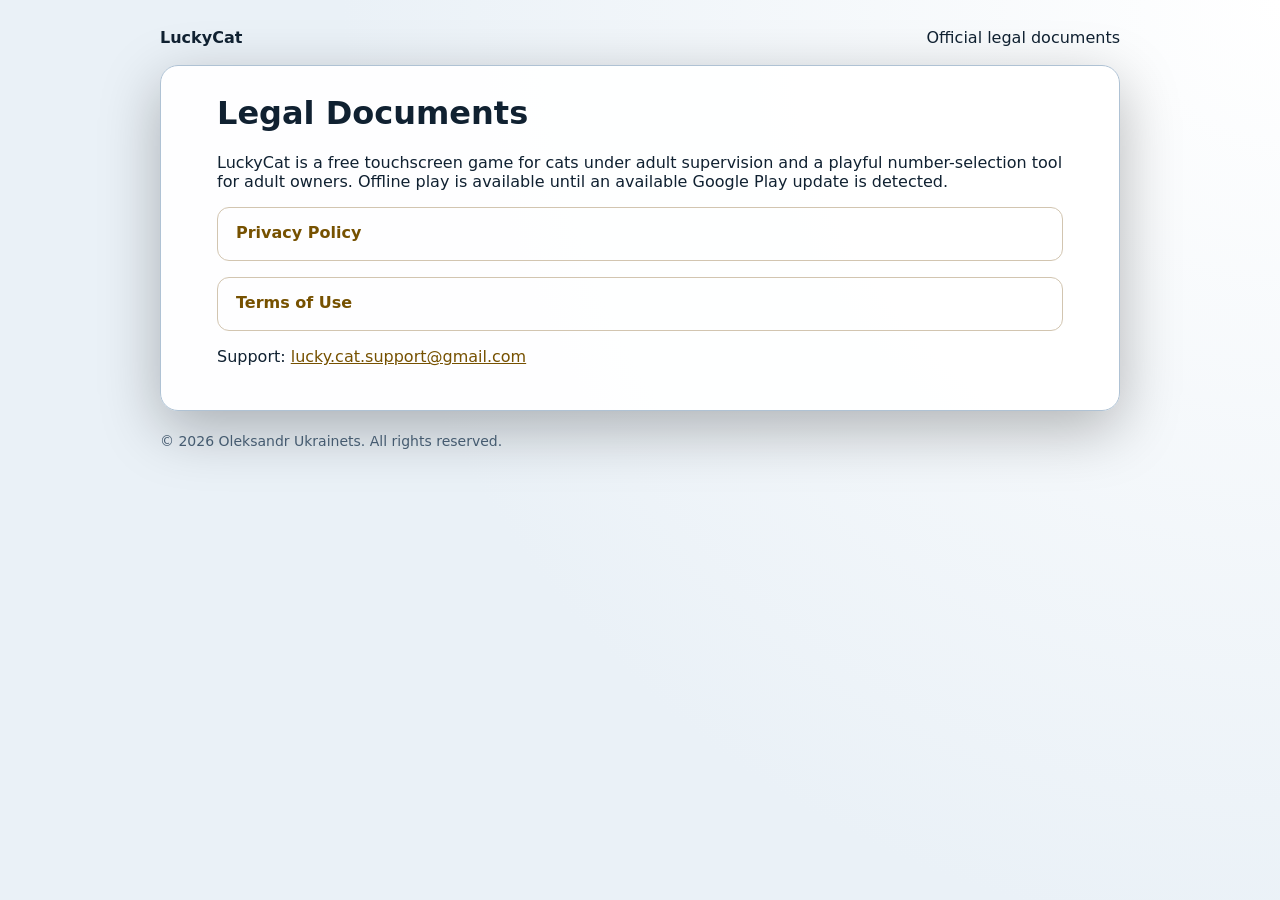
<file: index.html>
<!doctype html>
<html lang="en">
<head>
    <meta charset="utf-8">
    <meta name="viewport" content="width=device-width, initial-scale=1">
    <meta name="robots" content="index,follow">
    <title>LuckyCat Legal Documents</title>
    <link rel="stylesheet" href="assets/legal.css">
</head>
<body>
    <header class="site-header">
        <strong>LuckyCat</strong>
        <span>Official legal documents</span>
    </header>
    <main class="landing">
        <h1>Legal Documents</h1>
        <p>LuckyCat is a free touchscreen game for cats under adult supervision and a playful number-selection tool for adult owners. Offline play is available until an available Google Play update is detected.</p>
        <ul class="document-list">
            <li><a href="privacy-policy/">Privacy Policy</a></li>
            <li><a href="terms-of-use/">Terms of Use</a></li>
        </ul>
        <p>Support: <a href="mailto:lucky.cat.support@gmail.com">lucky.cat.support@gmail.com</a></p>
    </main>
    <footer class="site-footer">© 2026 Oleksandr Ukrainets. All rights reserved.</footer>
</body>
</html>
</file>
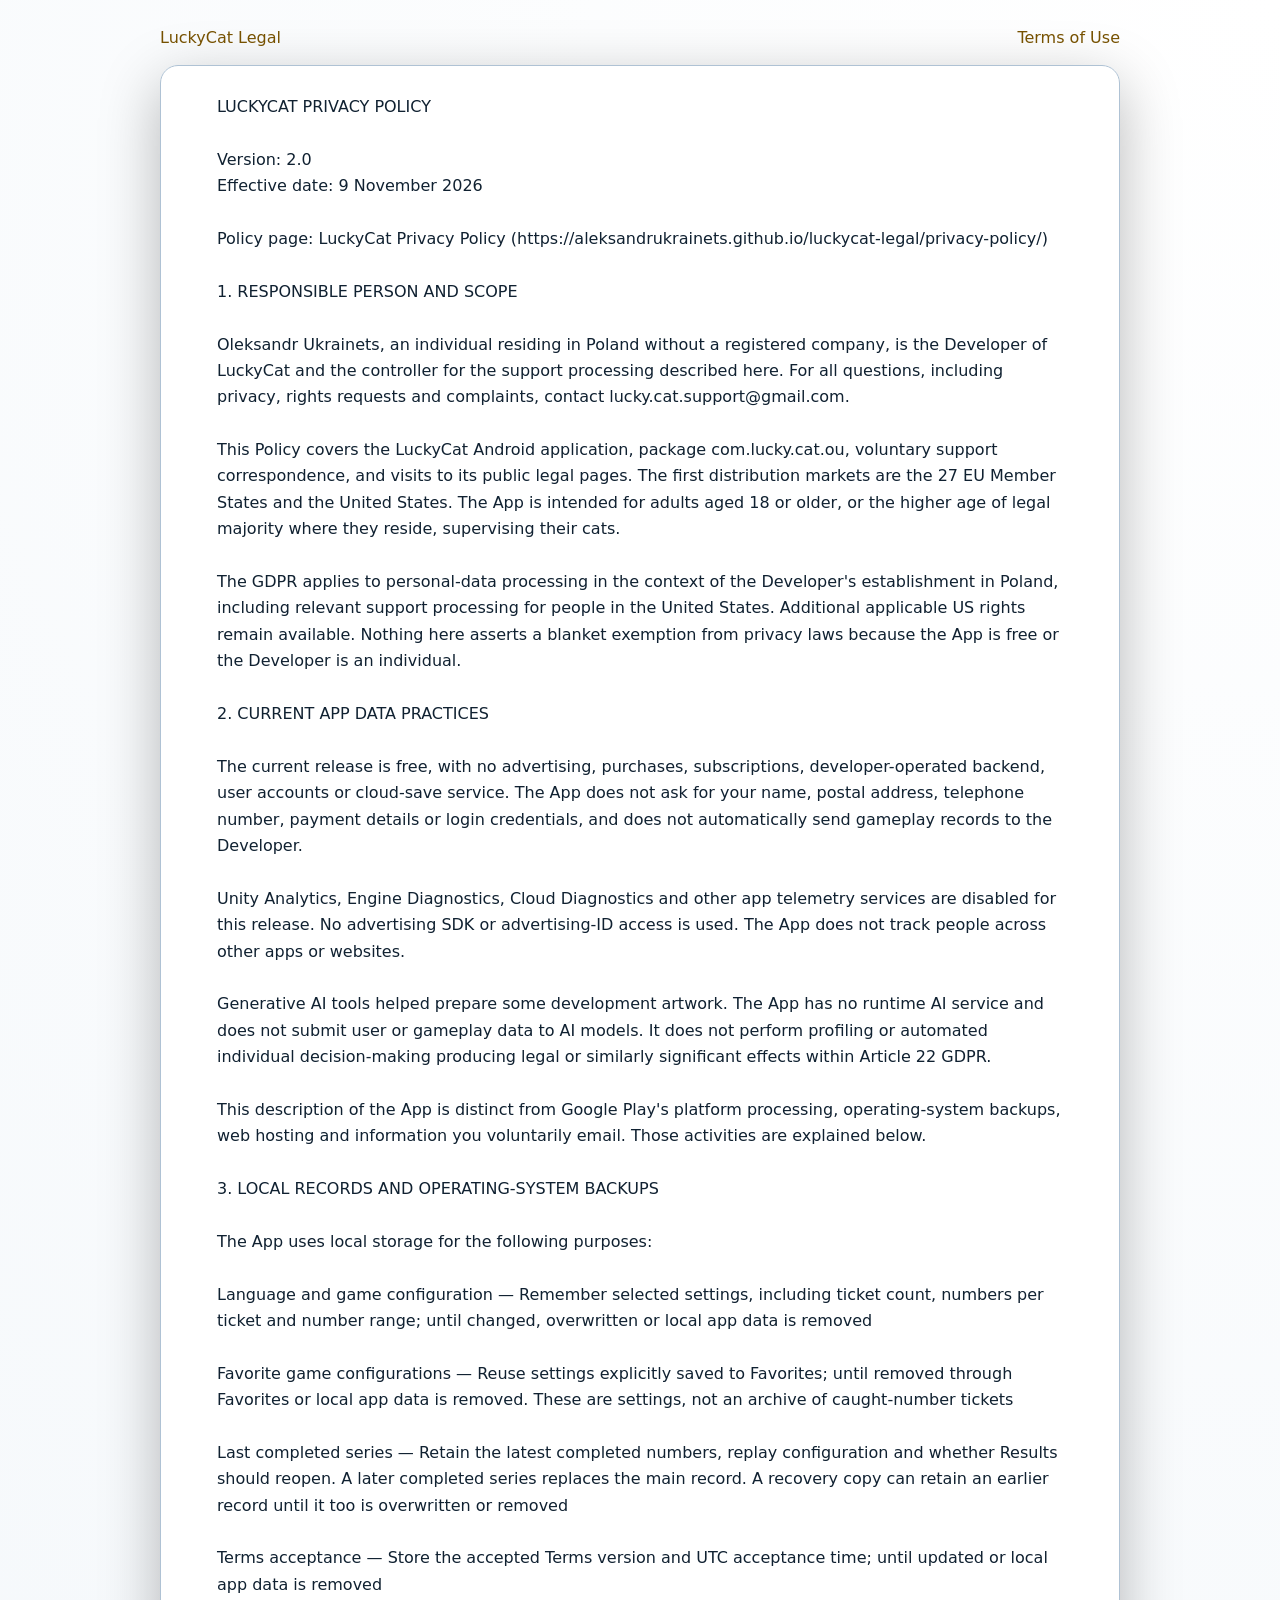
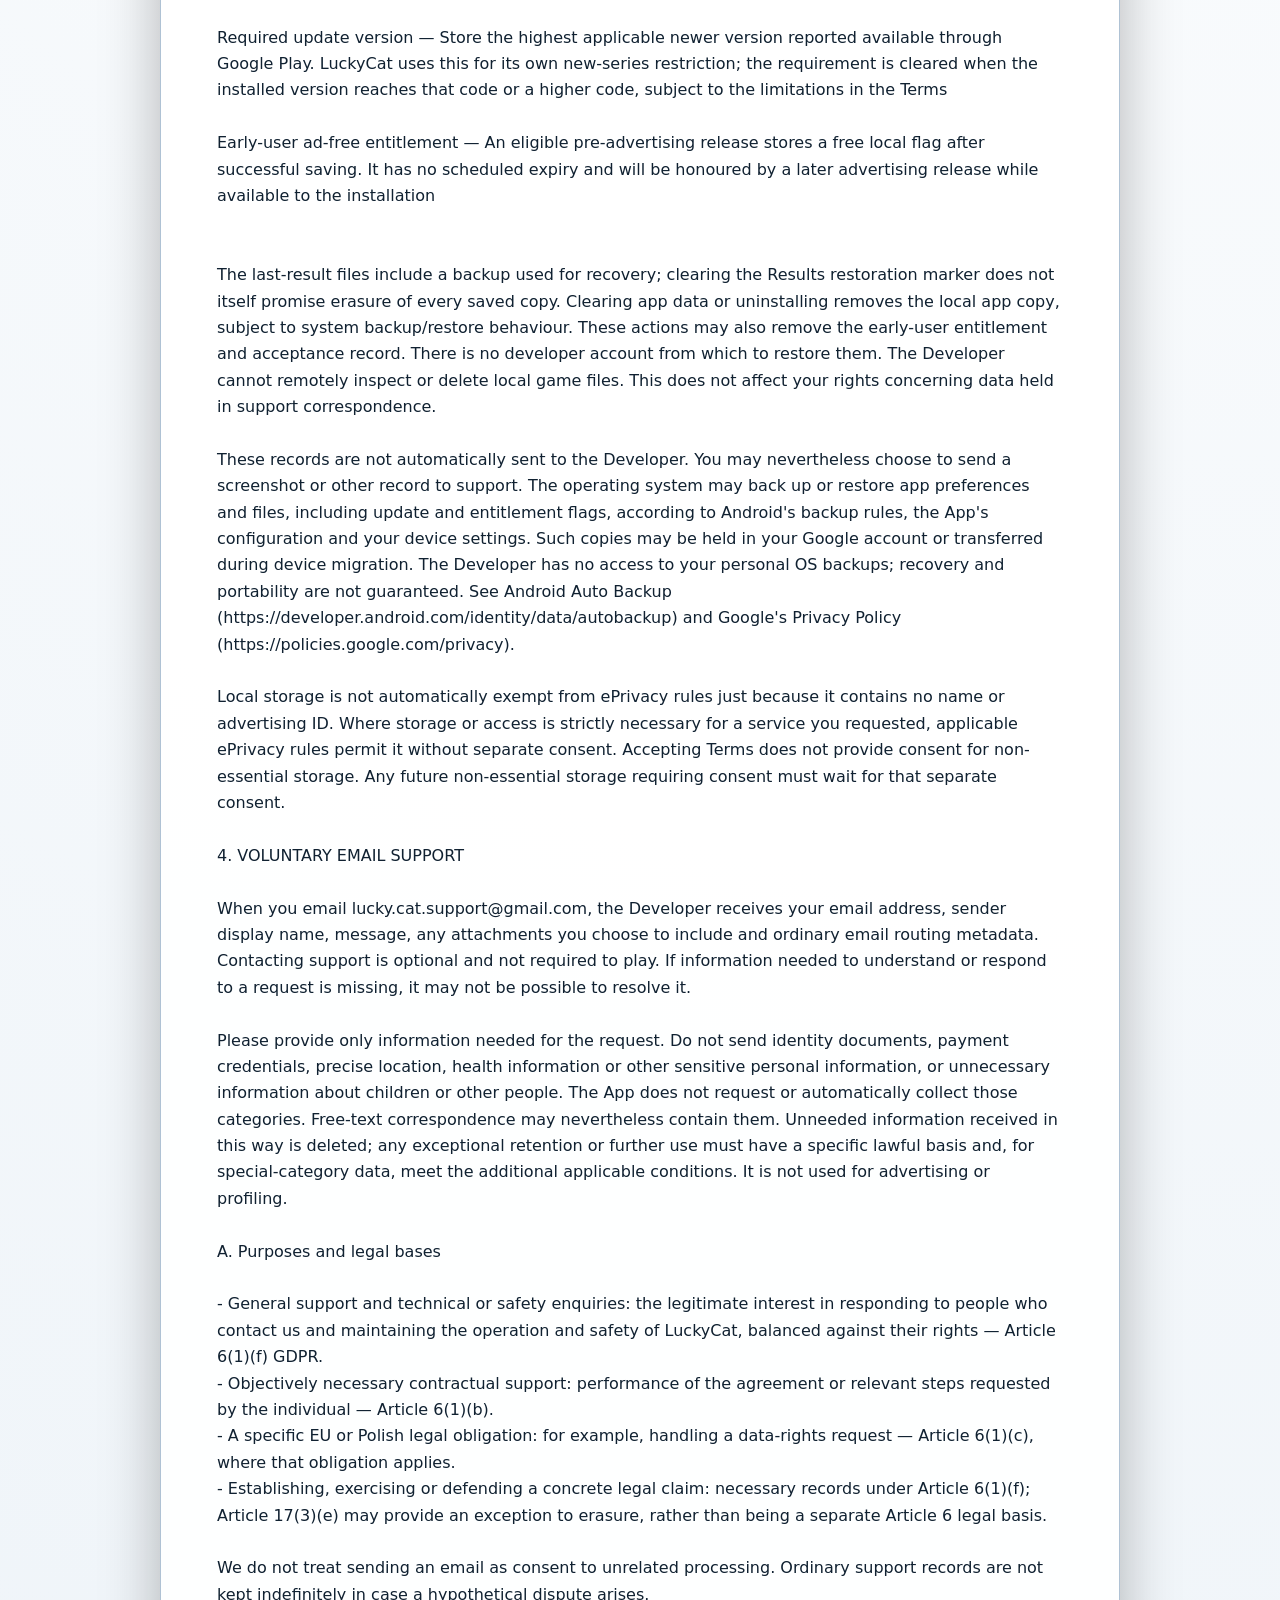
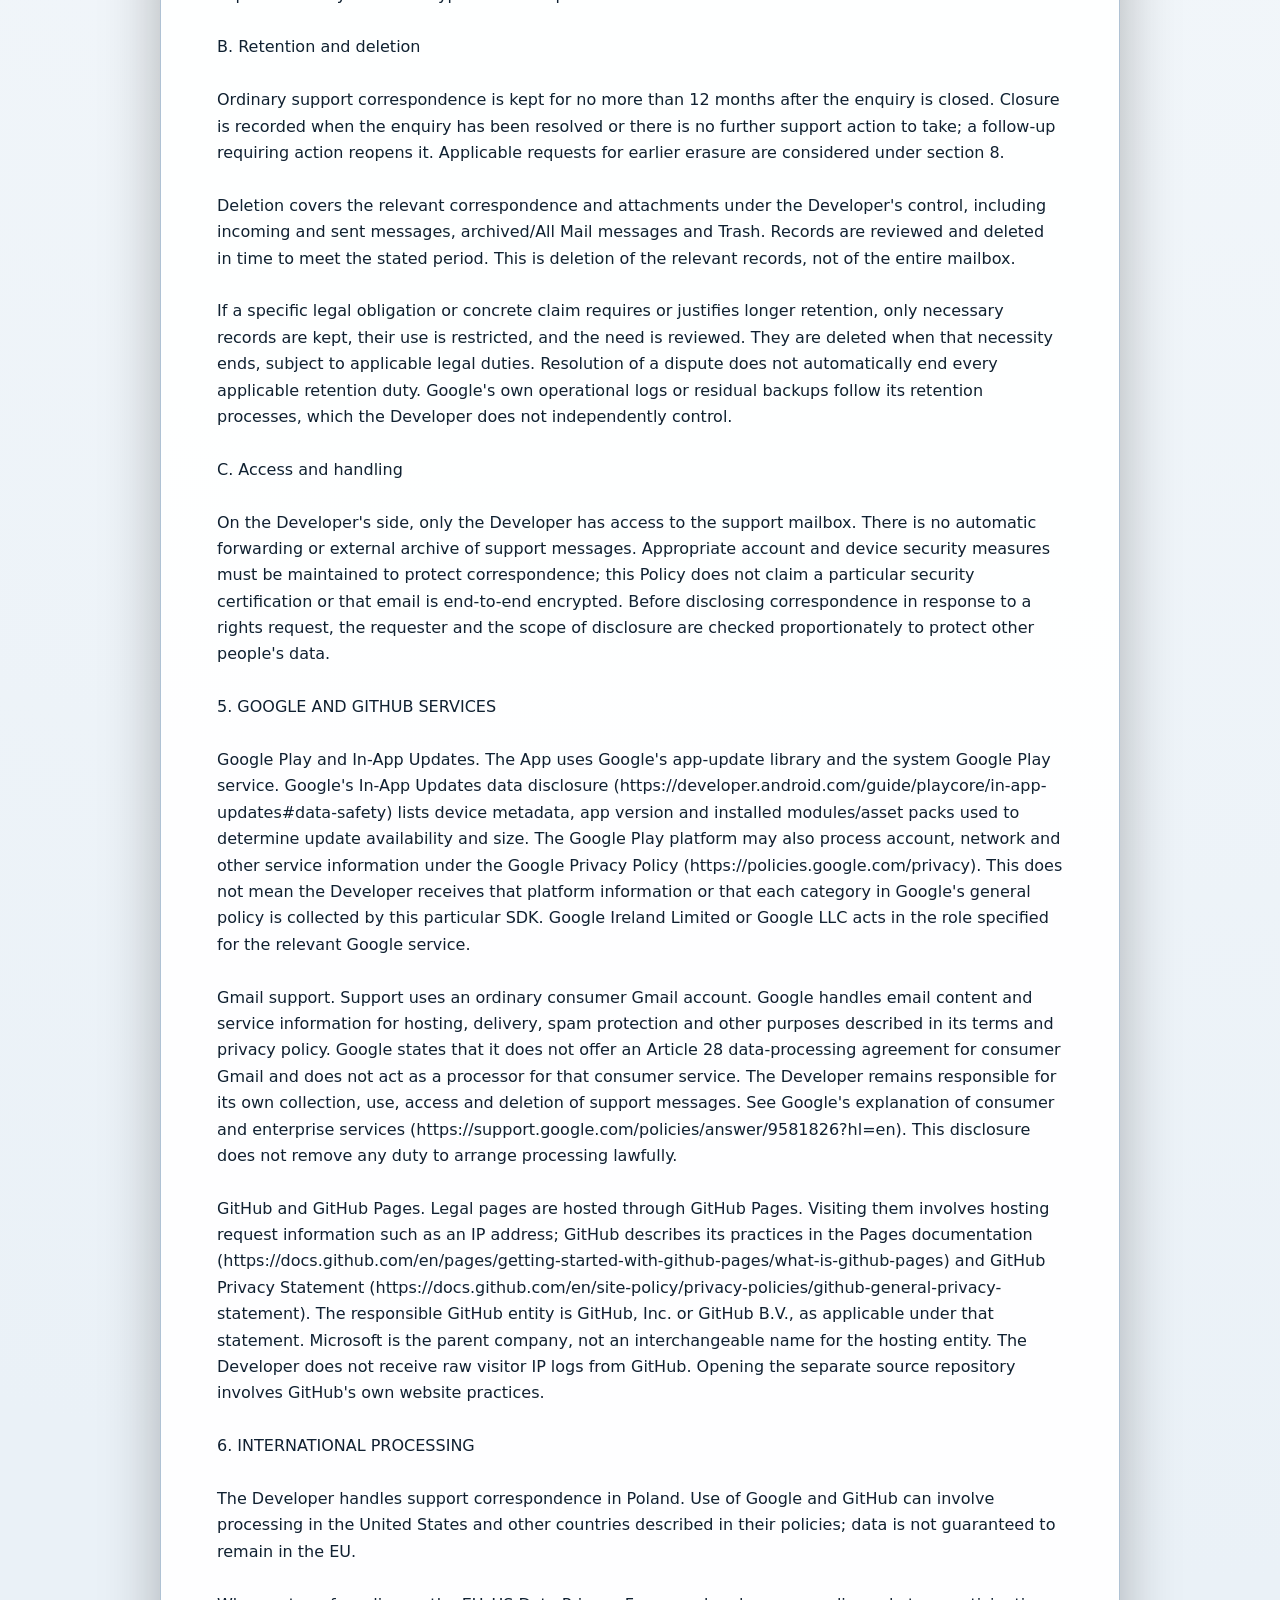
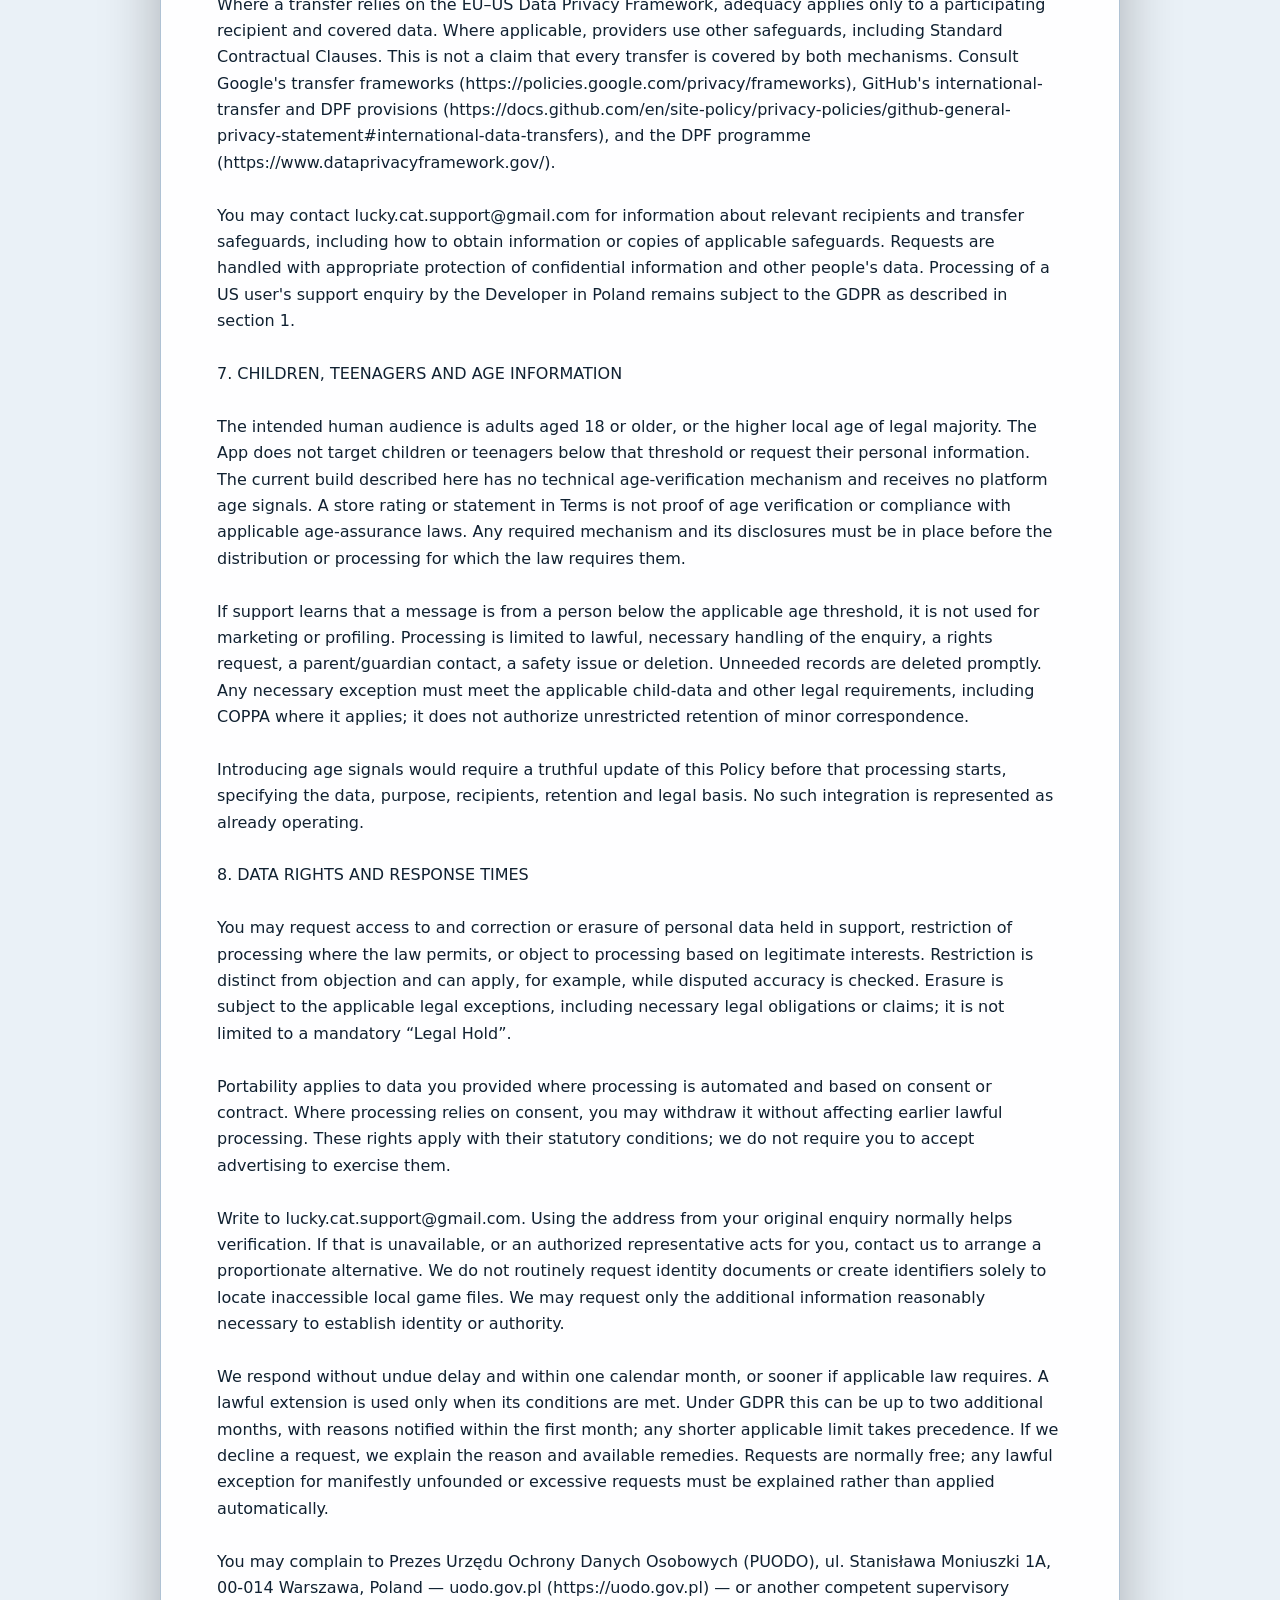
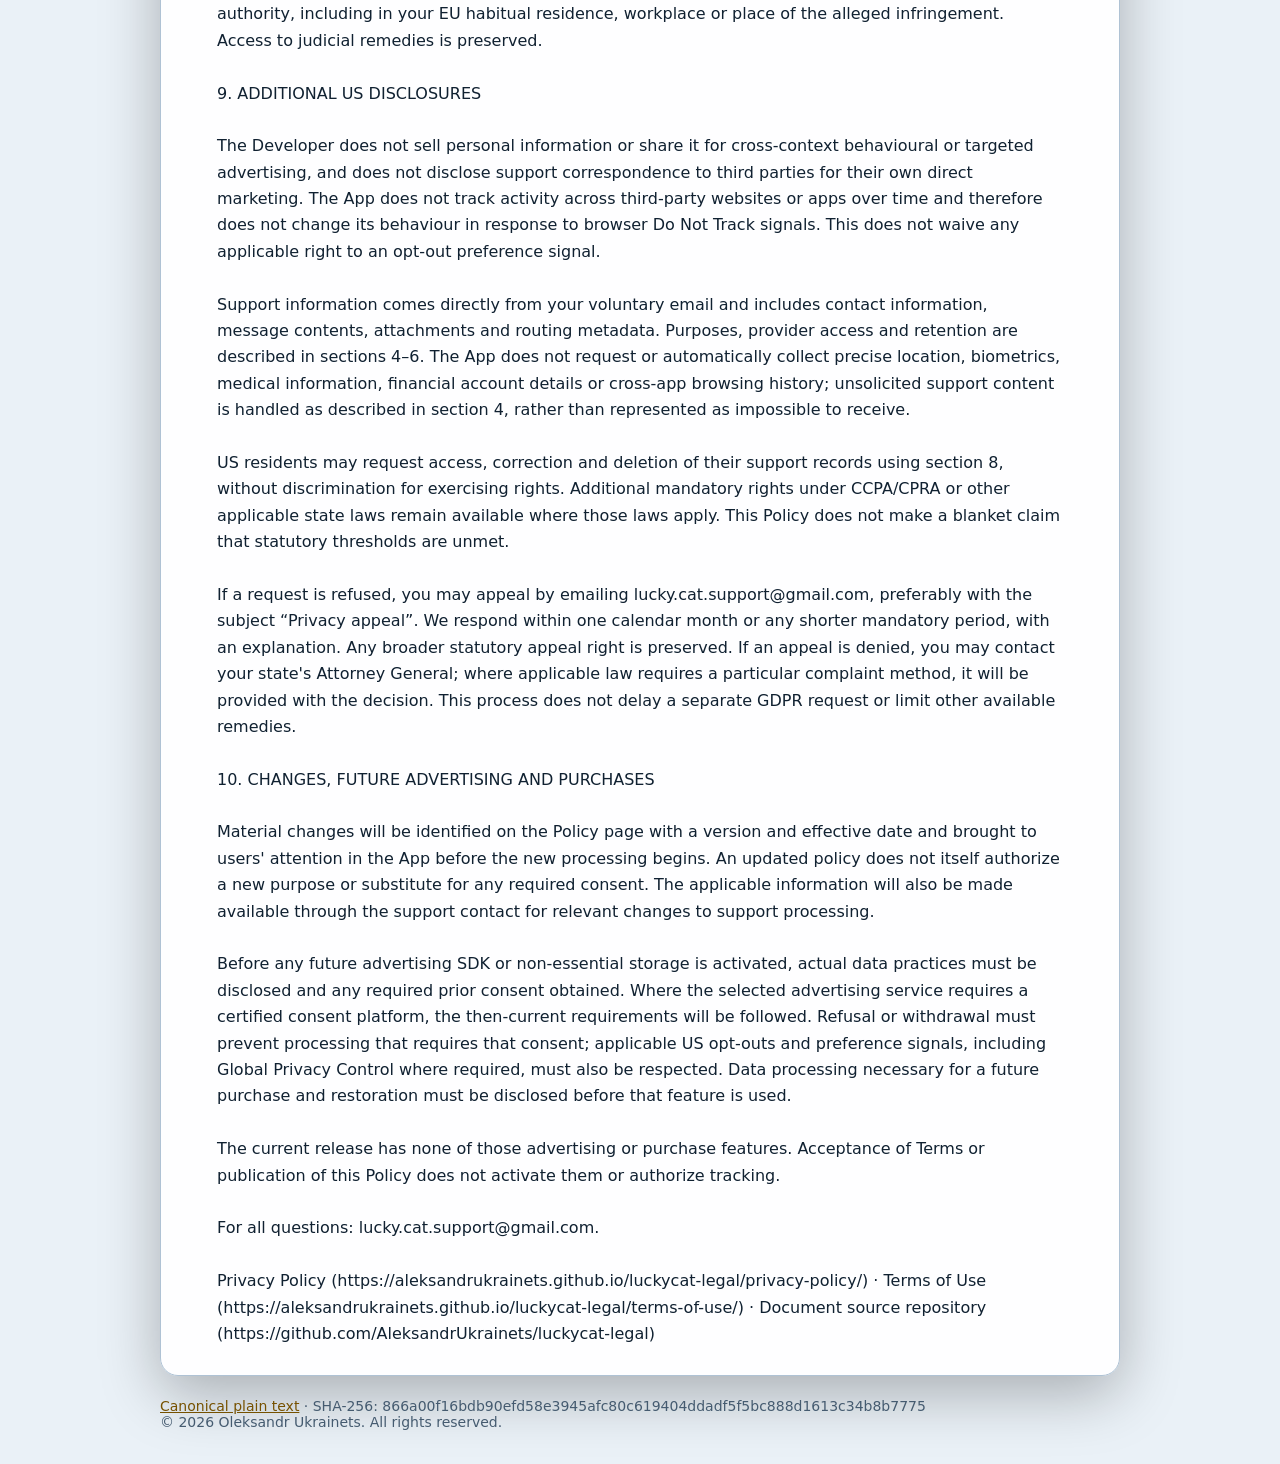
<file: privacy-policy/index.html>
<!doctype html>
<html lang="en">
<head>
    <meta charset="utf-8">
    <meta name="viewport" content="width=device-width, initial-scale=1">
    <meta name="robots" content="index,follow">
    <meta name="legal-document-id" content="privacy-policy">
    <meta name="legal-document-version" content="2.0">
    <meta name="legal-document-effective-date" content="2026-11-09">
    <meta name="legal-document-sha256" content="866a00f16bdb90efd58e3945afc80c619404ddadf5f5bc888d1613c34b8b7775">
    <title>LuckyCat Privacy Policy</title>
    <link rel="stylesheet" href="../assets/legal.css?v=2">
</head>
<body>
    <header class="site-header">
        <a href="../">LuckyCat Legal</a>
        <a href="../terms-of-use/">Terms of Use</a>
    </header>
    <main class="legal-page">
        <pre class="legal-copy">LUCKYCAT PRIVACY POLICY

Version: 2.0
Effective date: 9 November 2026

Policy page: LuckyCat Privacy Policy (https://aleksandrukrainets.github.io/luckycat-legal/privacy-policy/)

1. RESPONSIBLE PERSON AND SCOPE

Oleksandr Ukrainets, an individual residing in Poland without a registered company, is the Developer of LuckyCat and the controller for the support processing described here. For all questions, including privacy, rights requests and complaints, contact lucky.cat.support@gmail.com.

This Policy covers the LuckyCat Android application, package com.lucky.cat.ou, voluntary support correspondence, and visits to its public legal pages. The first distribution markets are the 27 EU Member States and the United States. The App is intended for adults aged 18 or older, or the higher age of legal majority where they reside, supervising their cats.

The GDPR applies to personal-data processing in the context of the Developer&#39;s establishment in Poland, including relevant support processing for people in the United States. Additional applicable US rights remain available. Nothing here asserts a blanket exemption from privacy laws because the App is free or the Developer is an individual.

2. CURRENT APP DATA PRACTICES

The current release is free, with no advertising, purchases, subscriptions, developer-operated backend, user accounts or cloud-save service. The App does not ask for your name, postal address, telephone number, payment details or login credentials, and does not automatically send gameplay records to the Developer.

Unity Analytics, Engine Diagnostics, Cloud Diagnostics and other app telemetry services are disabled for this release. No advertising SDK or advertising-ID access is used. The App does not track people across other apps or websites.

Generative AI tools helped prepare some development artwork. The App has no runtime AI service and does not submit user or gameplay data to AI models. It does not perform profiling or automated individual decision-making producing legal or similarly significant effects within Article 22 GDPR.

This description of the App is distinct from Google Play&#39;s platform processing, operating-system backups, web hosting and information you voluntarily email. Those activities are explained below.

3. LOCAL RECORDS AND OPERATING-SYSTEM BACKUPS

The App uses local storage for the following purposes:

Language and game configuration — Remember selected settings, including ticket count, numbers per ticket and number range; until changed, overwritten or local app data is removed

Favorite game configurations — Reuse settings explicitly saved to Favorites; until removed through Favorites or local app data is removed. These are settings, not an archive of caught-number tickets

Last completed series — Retain the latest completed numbers, replay configuration and whether Results should reopen. A later completed series replaces the main record. A recovery copy can retain an earlier record until it too is overwritten or removed

Terms acceptance — Store the accepted Terms version and UTC acceptance time; until updated or local app data is removed

Required update version — Store the highest applicable newer version reported available through Google Play. LuckyCat uses this for its own new-series restriction; the requirement is cleared when the installed version reaches that code or a higher code, subject to the limitations in the Terms

Early-user ad-free entitlement — An eligible pre-advertising release stores a free local flag after successful saving. It has no scheduled expiry and will be honoured by a later advertising release while available to the installation


The last-result files include a backup used for recovery; clearing the Results restoration marker does not itself promise erasure of every saved copy. Clearing app data or uninstalling removes the local app copy, subject to system backup/restore behaviour. These actions may also remove the early-user entitlement and acceptance record. There is no developer account from which to restore them. The Developer cannot remotely inspect or delete local game files. This does not affect your rights concerning data held in support correspondence.

These records are not automatically sent to the Developer. You may nevertheless choose to send a screenshot or other record to support. The operating system may back up or restore app preferences and files, including update and entitlement flags, according to Android&#39;s backup rules, the App&#39;s configuration and your device settings. Such copies may be held in your Google account or transferred during device migration. The Developer has no access to your personal OS backups; recovery and portability are not guaranteed. See Android Auto Backup (https://developer.android.com/identity/data/autobackup) and Google&#39;s Privacy Policy (https://policies.google.com/privacy).

Local storage is not automatically exempt from ePrivacy rules just because it contains no name or advertising ID. Where storage or access is strictly necessary for a service you requested, applicable ePrivacy rules permit it without separate consent. Accepting Terms does not provide consent for non-essential storage. Any future non-essential storage requiring consent must wait for that separate consent.

4. VOLUNTARY EMAIL SUPPORT

When you email lucky.cat.support@gmail.com, the Developer receives your email address, sender display name, message, any attachments you choose to include and ordinary email routing metadata. Contacting support is optional and not required to play. If information needed to understand or respond to a request is missing, it may not be possible to resolve it.

Please provide only information needed for the request. Do not send identity documents, payment credentials, precise location, health information or other sensitive personal information, or unnecessary information about children or other people. The App does not request or automatically collect those categories. Free-text correspondence may nevertheless contain them. Unneeded information received in this way is deleted; any exceptional retention or further use must have a specific lawful basis and, for special-category data, meet the additional applicable conditions. It is not used for advertising or profiling.

A. Purposes and legal bases

- General support and technical or safety enquiries: the legitimate interest in responding to people who contact us and maintaining the operation and safety of LuckyCat, balanced against their rights — Article 6(1)(f) GDPR.
- Objectively necessary contractual support: performance of the agreement or relevant steps requested by the individual — Article 6(1)(b).
- A specific EU or Polish legal obligation: for example, handling a data-rights request — Article 6(1)(c), where that obligation applies.
- Establishing, exercising or defending a concrete legal claim: necessary records under Article 6(1)(f); Article 17(3)(e) may provide an exception to erasure, rather than being a separate Article 6 legal basis.

We do not treat sending an email as consent to unrelated processing. Ordinary support records are not kept indefinitely in case a hypothetical dispute arises.

B. Retention and deletion

Ordinary support correspondence is kept for no more than 12 months after the enquiry is closed. Closure is recorded when the enquiry has been resolved or there is no further support action to take; a follow-up requiring action reopens it. Applicable requests for earlier erasure are considered under section 8.

Deletion covers the relevant correspondence and attachments under the Developer&#39;s control, including incoming and sent messages, archived/All Mail messages and Trash. Records are reviewed and deleted in time to meet the stated period. This is deletion of the relevant records, not of the entire mailbox.

If a specific legal obligation or concrete claim requires or justifies longer retention, only necessary records are kept, their use is restricted, and the need is reviewed. They are deleted when that necessity ends, subject to applicable legal duties. Resolution of a dispute does not automatically end every applicable retention duty. Google&#39;s own operational logs or residual backups follow its retention processes, which the Developer does not independently control.

C. Access and handling

On the Developer&#39;s side, only the Developer has access to the support mailbox. There is no automatic forwarding or external archive of support messages. Appropriate account and device security measures must be maintained to protect correspondence; this Policy does not claim a particular security certification or that email is end-to-end encrypted. Before disclosing correspondence in response to a rights request, the requester and the scope of disclosure are checked proportionately to protect other people&#39;s data.

5. GOOGLE AND GITHUB SERVICES

Google Play and In-App Updates. The App uses Google&#39;s app-update library and the system Google Play service. Google&#39;s In-App Updates data disclosure (https://developer.android.com/guide/playcore/in-app-updates#data-safety) lists device metadata, app version and installed modules/asset packs used to determine update availability and size. The Google Play platform may also process account, network and other service information under the Google Privacy Policy (https://policies.google.com/privacy). This does not mean the Developer receives that platform information or that each category in Google&#39;s general policy is collected by this particular SDK. Google Ireland Limited or Google LLC acts in the role specified for the relevant Google service.

Gmail support. Support uses an ordinary consumer Gmail account. Google handles email content and service information for hosting, delivery, spam protection and other purposes described in its terms and privacy policy. Google states that it does not offer an Article 28 data-processing agreement for consumer Gmail and does not act as a processor for that consumer service. The Developer remains responsible for its own collection, use, access and deletion of support messages. See Google&#39;s explanation of consumer and enterprise services (https://support.google.com/policies/answer/9581826?hl=en). This disclosure does not remove any duty to arrange processing lawfully.

GitHub and GitHub Pages. Legal pages are hosted through GitHub Pages. Visiting them involves hosting request information such as an IP address; GitHub describes its practices in the Pages documentation (https://docs.github.com/en/pages/getting-started-with-github-pages/what-is-github-pages) and GitHub Privacy Statement (https://docs.github.com/en/site-policy/privacy-policies/github-general-privacy-statement). The responsible GitHub entity is GitHub, Inc. or GitHub B.V., as applicable under that statement. Microsoft is the parent company, not an interchangeable name for the hosting entity. The Developer does not receive raw visitor IP logs from GitHub. Opening the separate source repository involves GitHub&#39;s own website practices.

6. INTERNATIONAL PROCESSING

The Developer handles support correspondence in Poland. Use of Google and GitHub can involve processing in the United States and other countries described in their policies; data is not guaranteed to remain in the EU.

Where a transfer relies on the EU–US Data Privacy Framework, adequacy applies only to a participating recipient and covered data. Where applicable, providers use other safeguards, including Standard Contractual Clauses. This is not a claim that every transfer is covered by both mechanisms. Consult Google&#39;s transfer frameworks (https://policies.google.com/privacy/frameworks), GitHub&#39;s international-transfer and DPF provisions (https://docs.github.com/en/site-policy/privacy-policies/github-general-privacy-statement#international-data-transfers), and the DPF programme (https://www.dataprivacyframework.gov/).

You may contact lucky.cat.support@gmail.com for information about relevant recipients and transfer safeguards, including how to obtain information or copies of applicable safeguards. Requests are handled with appropriate protection of confidential information and other people&#39;s data. Processing of a US user&#39;s support enquiry by the Developer in Poland remains subject to the GDPR as described in section 1.

7. CHILDREN, TEENAGERS AND AGE INFORMATION

The intended human audience is adults aged 18 or older, or the higher local age of legal majority. The App does not target children or teenagers below that threshold or request their personal information. The current build described here has no technical age-verification mechanism and receives no platform age signals. A store rating or statement in Terms is not proof of age verification or compliance with applicable age-assurance laws. Any required mechanism and its disclosures must be in place before the distribution or processing for which the law requires them.

If support learns that a message is from a person below the applicable age threshold, it is not used for marketing or profiling. Processing is limited to lawful, necessary handling of the enquiry, a rights request, a parent/guardian contact, a safety issue or deletion. Unneeded records are deleted promptly. Any necessary exception must meet the applicable child-data and other legal requirements, including COPPA where it applies; it does not authorize unrestricted retention of minor correspondence.

Introducing age signals would require a truthful update of this Policy before that processing starts, specifying the data, purpose, recipients, retention and legal basis. No such integration is represented as already operating.

8. DATA RIGHTS AND RESPONSE TIMES

You may request access to and correction or erasure of personal data held in support, restriction of processing where the law permits, or object to processing based on legitimate interests. Restriction is distinct from objection and can apply, for example, while disputed accuracy is checked. Erasure is subject to the applicable legal exceptions, including necessary legal obligations or claims; it is not limited to a mandatory “Legal Hold”.

Portability applies to data you provided where processing is automated and based on consent or contract. Where processing relies on consent, you may withdraw it without affecting earlier lawful processing. These rights apply with their statutory conditions; we do not require you to accept advertising to exercise them.

Write to lucky.cat.support@gmail.com. Using the address from your original enquiry normally helps verification. If that is unavailable, or an authorized representative acts for you, contact us to arrange a proportionate alternative. We do not routinely request identity documents or create identifiers solely to locate inaccessible local game files. We may request only the additional information reasonably necessary to establish identity or authority.

We respond without undue delay and within one calendar month, or sooner if applicable law requires. A lawful extension is used only when its conditions are met. Under GDPR this can be up to two additional months, with reasons notified within the first month; any shorter applicable limit takes precedence. If we decline a request, we explain the reason and available remedies. Requests are normally free; any lawful exception for manifestly unfounded or excessive requests must be explained rather than applied automatically.

You may complain to Prezes Urzędu Ochrony Danych Osobowych (PUODO), ul. Stanisława Moniuszki 1A, 00-014 Warszawa, Poland — uodo.gov.pl (https://uodo.gov.pl) — or another competent supervisory authority, including in your EU habitual residence, workplace or place of the alleged infringement. Access to judicial remedies is preserved.

9. ADDITIONAL US DISCLOSURES

The Developer does not sell personal information or share it for cross-context behavioural or targeted advertising, and does not disclose support correspondence to third parties for their own direct marketing. The App does not track activity across third-party websites or apps over time and therefore does not change its behaviour in response to browser Do Not Track signals. This does not waive any applicable right to an opt-out preference signal.

Support information comes directly from your voluntary email and includes contact information, message contents, attachments and routing metadata. Purposes, provider access and retention are described in sections 4–6. The App does not request or automatically collect precise location, biometrics, medical information, financial account details or cross-app browsing history; unsolicited support content is handled as described in section 4, rather than represented as impossible to receive.

US residents may request access, correction and deletion of their support records using section 8, without discrimination for exercising rights. Additional mandatory rights under CCPA/CPRA or other applicable state laws remain available where those laws apply. This Policy does not make a blanket claim that statutory thresholds are unmet.

If a request is refused, you may appeal by emailing lucky.cat.support@gmail.com, preferably with the subject “Privacy appeal”. We respond within one calendar month or any shorter mandatory period, with an explanation. Any broader statutory appeal right is preserved. If an appeal is denied, you may contact your state&#39;s Attorney General; where applicable law requires a particular complaint method, it will be provided with the decision. This process does not delay a separate GDPR request or limit other available remedies.

10. CHANGES, FUTURE ADVERTISING AND PURCHASES

Material changes will be identified on the Policy page with a version and effective date and brought to users&#39; attention in the App before the new processing begins. An updated policy does not itself authorize a new purpose or substitute for any required consent. The applicable information will also be made available through the support contact for relevant changes to support processing.

Before any future advertising SDK or non-essential storage is activated, actual data practices must be disclosed and any required prior consent obtained. Where the selected advertising service requires a certified consent platform, the then-current requirements will be followed. Refusal or withdrawal must prevent processing that requires that consent; applicable US opt-outs and preference signals, including Global Privacy Control where required, must also be respected. Data processing necessary for a future purchase and restoration must be disclosed before that feature is used.

The current release has none of those advertising or purchase features. Acceptance of Terms or publication of this Policy does not activate them or authorize tracking.

For all questions: lucky.cat.support@gmail.com.

Privacy Policy (https://aleksandrukrainets.github.io/luckycat-legal/privacy-policy/) &#183; Terms of Use (https://aleksandrukrainets.github.io/luckycat-legal/terms-of-use/) &#183; Document source repository (https://github.com/AleksandrUkrainets/luckycat-legal)
</pre>
    </main>
    <footer class="site-footer">
        <a href="../documents/privacy-policy.txt">Canonical plain text</a>
        &middot; SHA-256: 866a00f16bdb90efd58e3945afc80c619404ddadf5f5bc888d1613c34b8b7775<br>
        &copy; 2026 Oleksandr Ukrainets. All rights reserved.
    </footer>
</body>
</html>
</file>
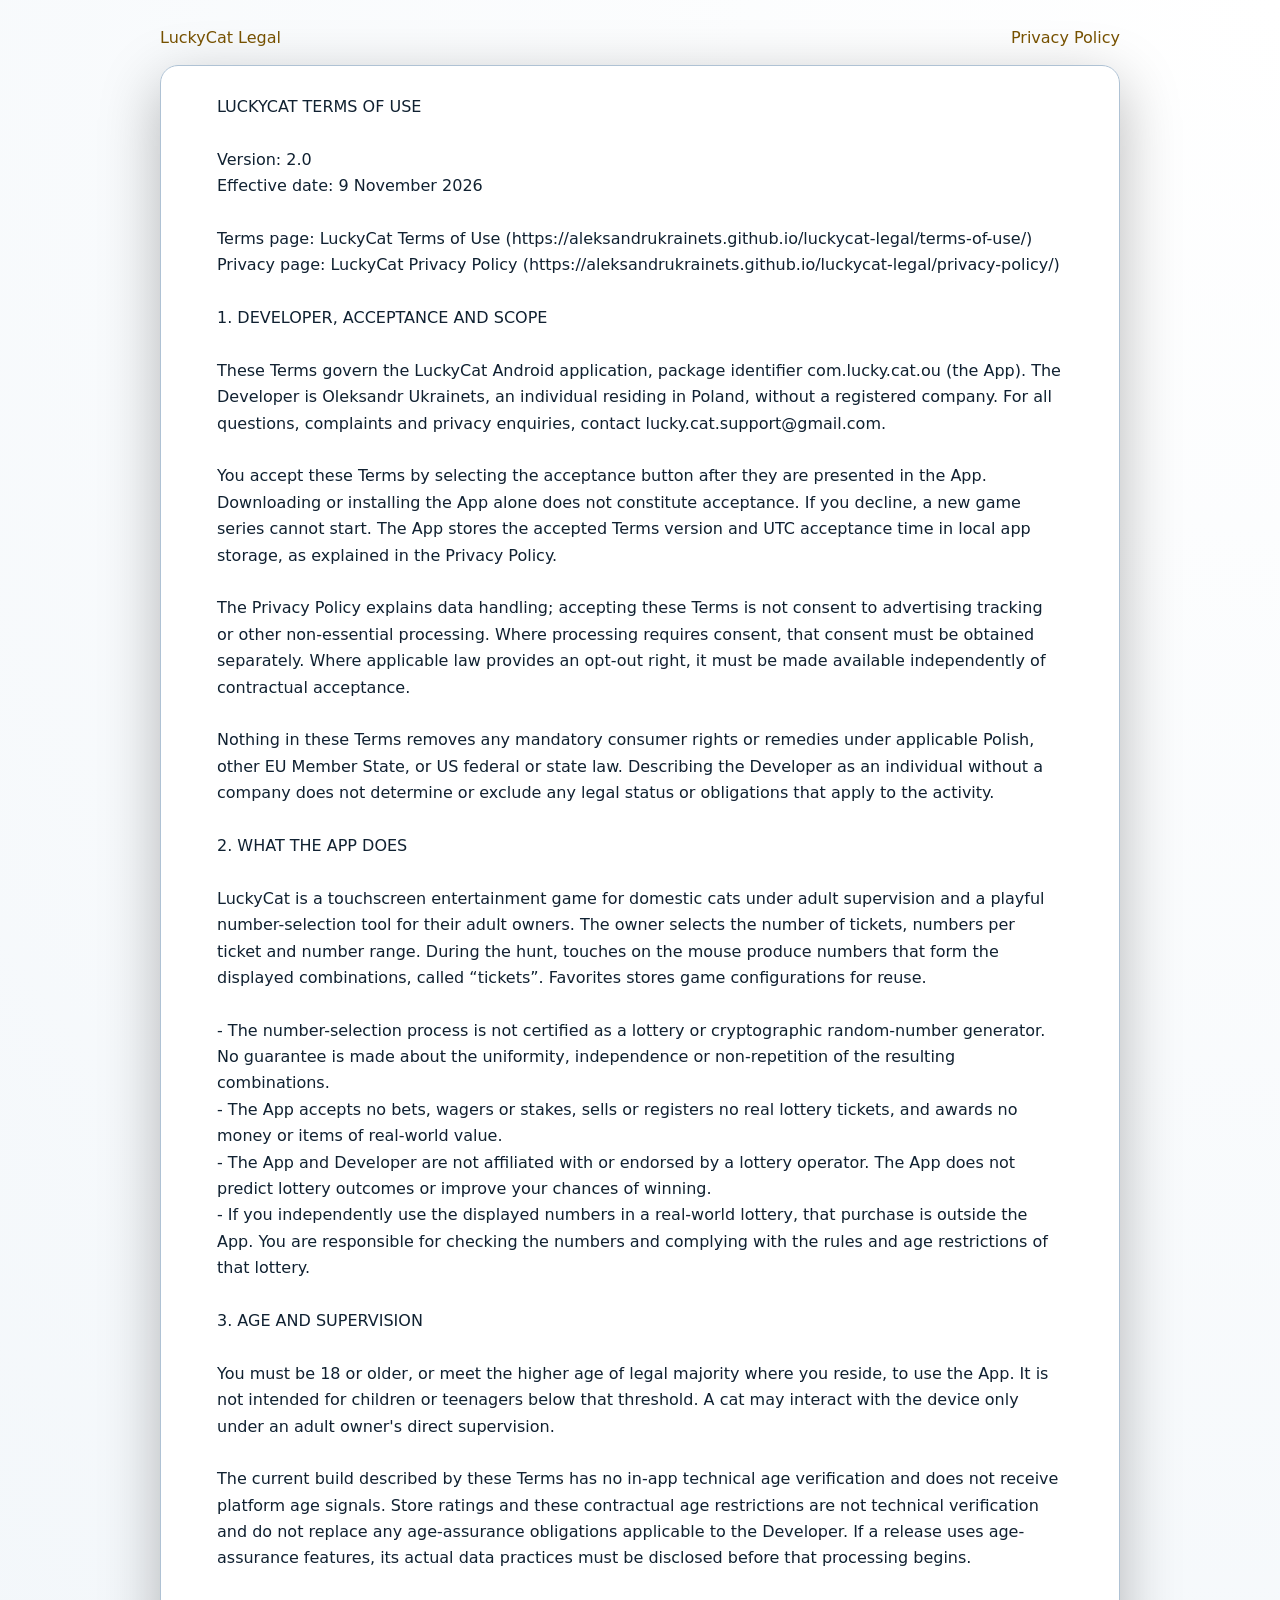
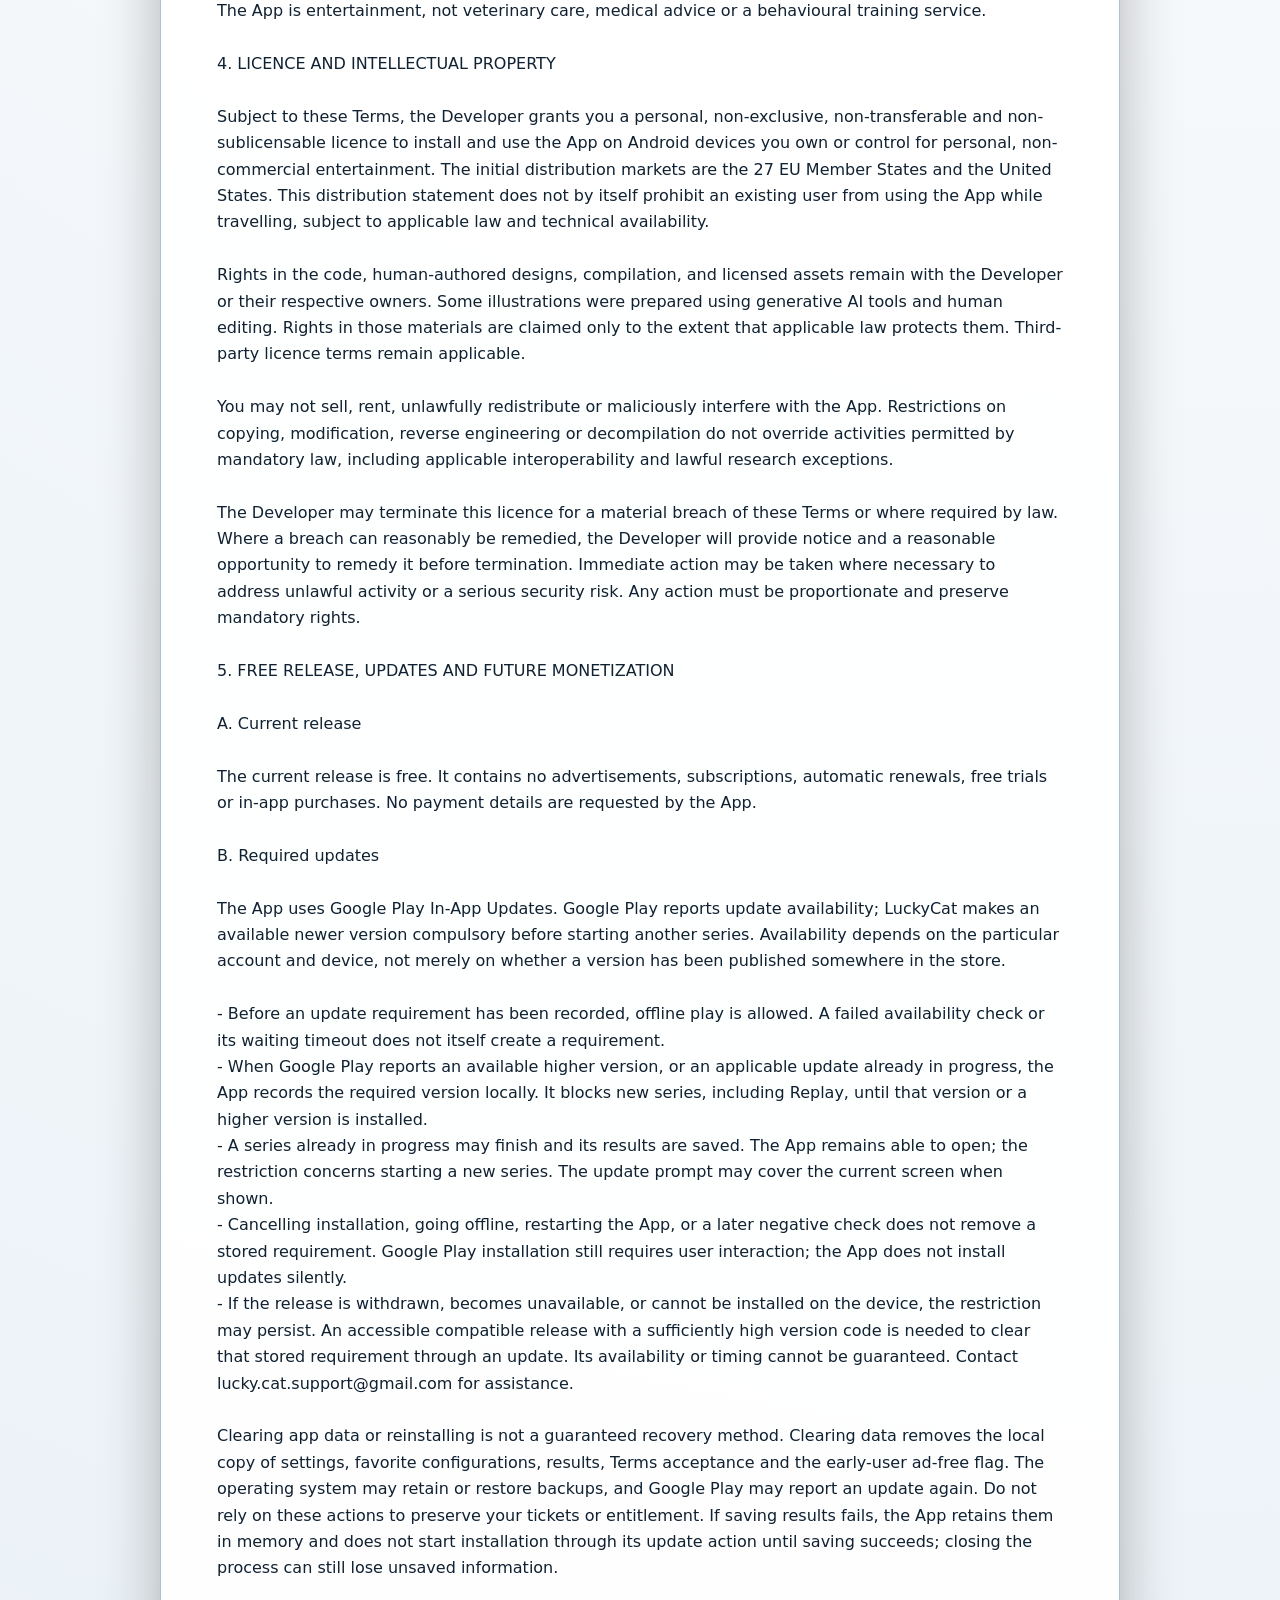
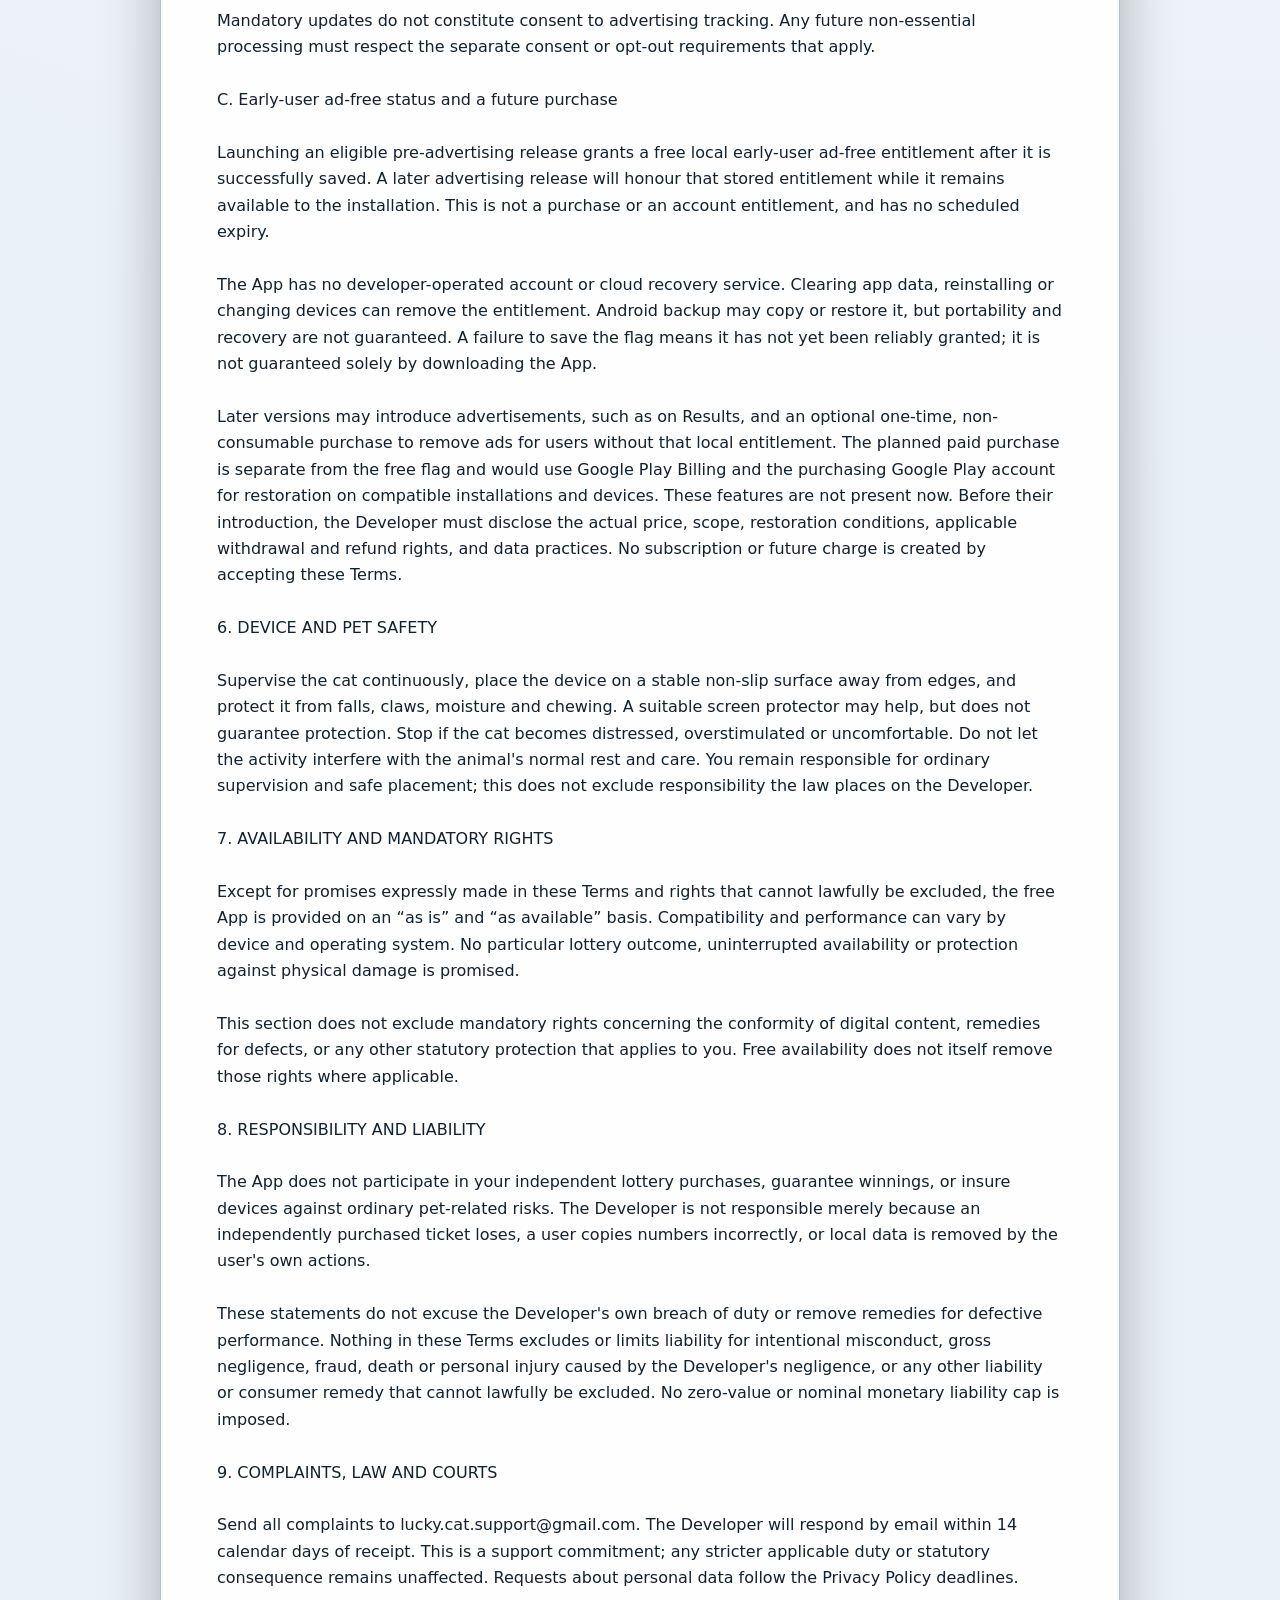
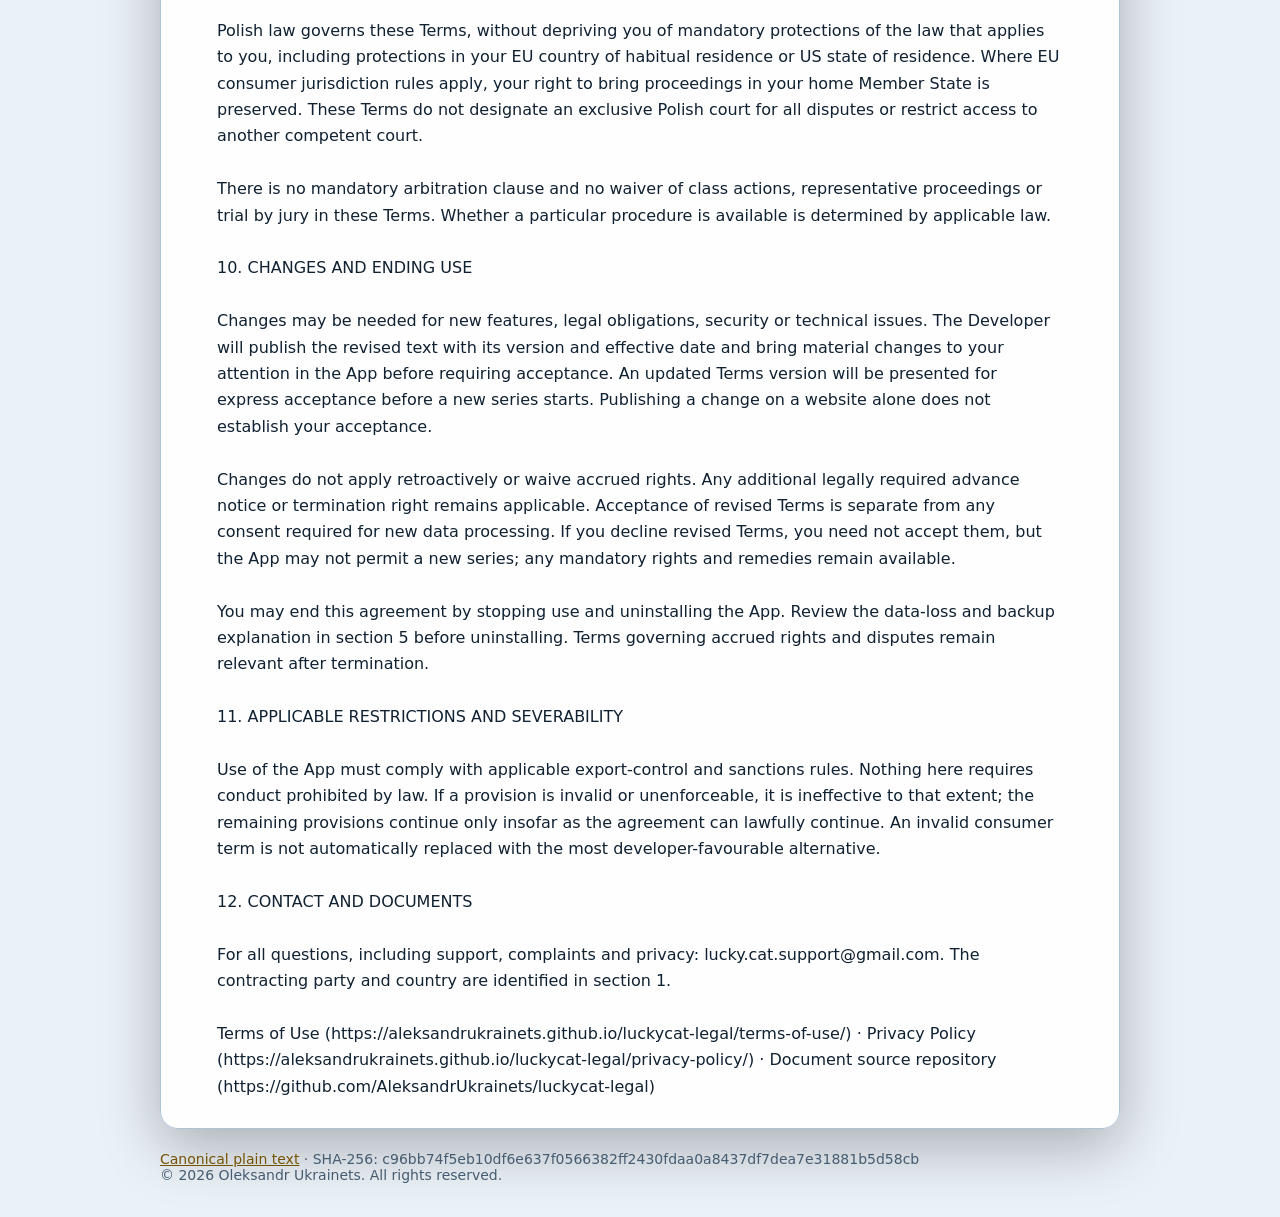
<file: terms-of-use/index.html>
<!doctype html>
<html lang="en">
<head>
    <meta charset="utf-8">
    <meta name="viewport" content="width=device-width, initial-scale=1">
    <meta name="robots" content="index,follow">
    <meta name="legal-document-id" content="terms-of-use">
    <meta name="legal-document-version" content="2.0">
    <meta name="legal-document-effective-date" content="2026-11-09">
    <meta name="legal-document-sha256" content="c96bb74f5eb10df6e637f0566382ff2430fdaa0a8437df7dea7e31881b5d58cb">
    <title>LuckyCat Terms of Use</title>
    <link rel="stylesheet" href="../assets/legal.css?v=2">
</head>
<body>
    <header class="site-header">
        <a href="../">LuckyCat Legal</a>
        <a href="../privacy-policy/">Privacy Policy</a>
    </header>
    <main class="legal-page">
        <pre class="legal-copy">LUCKYCAT TERMS OF USE

Version: 2.0
Effective date: 9 November 2026

Terms page: LuckyCat Terms of Use (https://aleksandrukrainets.github.io/luckycat-legal/terms-of-use/)
Privacy page: LuckyCat Privacy Policy (https://aleksandrukrainets.github.io/luckycat-legal/privacy-policy/)

1. DEVELOPER, ACCEPTANCE AND SCOPE

These Terms govern the LuckyCat Android application, package identifier com.lucky.cat.ou (the App). The Developer is Oleksandr Ukrainets, an individual residing in Poland, without a registered company. For all questions, complaints and privacy enquiries, contact lucky.cat.support@gmail.com.

You accept these Terms by selecting the acceptance button after they are presented in the App. Downloading or installing the App alone does not constitute acceptance. If you decline, a new game series cannot start. The App stores the accepted Terms version and UTC acceptance time in local app storage, as explained in the Privacy Policy.

The Privacy Policy explains data handling; accepting these Terms is not consent to advertising tracking or other non-essential processing. Where processing requires consent, that consent must be obtained separately. Where applicable law provides an opt-out right, it must be made available independently of contractual acceptance.

Nothing in these Terms removes any mandatory consumer rights or remedies under applicable Polish, other EU Member State, or US federal or state law. Describing the Developer as an individual without a company does not determine or exclude any legal status or obligations that apply to the activity.

2. WHAT THE APP DOES

LuckyCat is a touchscreen entertainment game for domestic cats under adult supervision and a playful number-selection tool for their adult owners. The owner selects the number of tickets, numbers per ticket and number range. During the hunt, touches on the mouse produce numbers that form the displayed combinations, called “tickets”. Favorites stores game configurations for reuse.

- The number-selection process is not certified as a lottery or cryptographic random-number generator. No guarantee is made about the uniformity, independence or non-repetition of the resulting combinations.
- The App accepts no bets, wagers or stakes, sells or registers no real lottery tickets, and awards no money or items of real-world value.
- The App and Developer are not affiliated with or endorsed by a lottery operator. The App does not predict lottery outcomes or improve your chances of winning.
- If you independently use the displayed numbers in a real-world lottery, that purchase is outside the App. You are responsible for checking the numbers and complying with the rules and age restrictions of that lottery.

3. AGE AND SUPERVISION

You must be 18 or older, or meet the higher age of legal majority where you reside, to use the App. It is not intended for children or teenagers below that threshold. A cat may interact with the device only under an adult owner&#39;s direct supervision.

The current build described by these Terms has no in-app technical age verification and does not receive platform age signals. Store ratings and these contractual age restrictions are not technical verification and do not replace any age-assurance obligations applicable to the Developer. If a release uses age-assurance features, its actual data practices must be disclosed before that processing begins.

The App is entertainment, not veterinary care, medical advice or a behavioural training service.

4. LICENCE AND INTELLECTUAL PROPERTY

Subject to these Terms, the Developer grants you a personal, non-exclusive, non-transferable and non-sublicensable licence to install and use the App on Android devices you own or control for personal, non-commercial entertainment. The initial distribution markets are the 27 EU Member States and the United States. This distribution statement does not by itself prohibit an existing user from using the App while travelling, subject to applicable law and technical availability.

Rights in the code, human-authored designs, compilation, and licensed assets remain with the Developer or their respective owners. Some illustrations were prepared using generative AI tools and human editing. Rights in those materials are claimed only to the extent that applicable law protects them. Third-party licence terms remain applicable.

You may not sell, rent, unlawfully redistribute or maliciously interfere with the App. Restrictions on copying, modification, reverse engineering or decompilation do not override activities permitted by mandatory law, including applicable interoperability and lawful research exceptions.

The Developer may terminate this licence for a material breach of these Terms or where required by law. Where a breach can reasonably be remedied, the Developer will provide notice and a reasonable opportunity to remedy it before termination. Immediate action may be taken where necessary to address unlawful activity or a serious security risk. Any action must be proportionate and preserve mandatory rights.

5. FREE RELEASE, UPDATES AND FUTURE MONETIZATION

A. Current release

The current release is free. It contains no advertisements, subscriptions, automatic renewals, free trials or in-app purchases. No payment details are requested by the App.

B. Required updates

The App uses Google Play In-App Updates. Google Play reports update availability; LuckyCat makes an available newer version compulsory before starting another series. Availability depends on the particular account and device, not merely on whether a version has been published somewhere in the store.

- Before an update requirement has been recorded, offline play is allowed. A failed availability check or its waiting timeout does not itself create a requirement.
- When Google Play reports an available higher version, or an applicable update already in progress, the App records the required version locally. It blocks new series, including Replay, until that version or a higher version is installed.
- A series already in progress may finish and its results are saved. The App remains able to open; the restriction concerns starting a new series. The update prompt may cover the current screen when shown.
- Cancelling installation, going offline, restarting the App, or a later negative check does not remove a stored requirement. Google Play installation still requires user interaction; the App does not install updates silently.
- If the release is withdrawn, becomes unavailable, or cannot be installed on the device, the restriction may persist. An accessible compatible release with a sufficiently high version code is needed to clear that stored requirement through an update. Its availability or timing cannot be guaranteed. Contact lucky.cat.support@gmail.com for assistance.

Clearing app data or reinstalling is not a guaranteed recovery method. Clearing data removes the local copy of settings, favorite configurations, results, Terms acceptance and the early-user ad-free flag. The operating system may retain or restore backups, and Google Play may report an update again. Do not rely on these actions to preserve your tickets or entitlement. If saving results fails, the App retains them in memory and does not start installation through its update action until saving succeeds; closing the process can still lose unsaved information.

Mandatory updates do not constitute consent to advertising tracking. Any future non-essential processing must respect the separate consent or opt-out requirements that apply.

C. Early-user ad-free status and a future purchase

Launching an eligible pre-advertising release grants a free local early-user ad-free entitlement after it is successfully saved. A later advertising release will honour that stored entitlement while it remains available to the installation. This is not a purchase or an account entitlement, and has no scheduled expiry.

The App has no developer-operated account or cloud recovery service. Clearing app data, reinstalling or changing devices can remove the entitlement. Android backup may copy or restore it, but portability and recovery are not guaranteed. A failure to save the flag means it has not yet been reliably granted; it is not guaranteed solely by downloading the App.

Later versions may introduce advertisements, such as on Results, and an optional one-time, non-consumable purchase to remove ads for users without that local entitlement. The planned paid purchase is separate from the free flag and would use Google Play Billing and the purchasing Google Play account for restoration on compatible installations and devices. These features are not present now. Before their introduction, the Developer must disclose the actual price, scope, restoration conditions, applicable withdrawal and refund rights, and data practices. No subscription or future charge is created by accepting these Terms.

6. DEVICE AND PET SAFETY

Supervise the cat continuously, place the device on a stable non-slip surface away from edges, and protect it from falls, claws, moisture and chewing. A suitable screen protector may help, but does not guarantee protection. Stop if the cat becomes distressed, overstimulated or uncomfortable. Do not let the activity interfere with the animal&#39;s normal rest and care. You remain responsible for ordinary supervision and safe placement; this does not exclude responsibility the law places on the Developer.

7. AVAILABILITY AND MANDATORY RIGHTS

Except for promises expressly made in these Terms and rights that cannot lawfully be excluded, the free App is provided on an “as is” and “as available” basis. Compatibility and performance can vary by device and operating system. No particular lottery outcome, uninterrupted availability or protection against physical damage is promised.

This section does not exclude mandatory rights concerning the conformity of digital content, remedies for defects, or any other statutory protection that applies to you. Free availability does not itself remove those rights where applicable.

8. RESPONSIBILITY AND LIABILITY

The App does not participate in your independent lottery purchases, guarantee winnings, or insure devices against ordinary pet-related risks. The Developer is not responsible merely because an independently purchased ticket loses, a user copies numbers incorrectly, or local data is removed by the user&#39;s own actions.

These statements do not excuse the Developer&#39;s own breach of duty or remove remedies for defective performance. Nothing in these Terms excludes or limits liability for intentional misconduct, gross negligence, fraud, death or personal injury caused by the Developer&#39;s negligence, or any other liability or consumer remedy that cannot lawfully be excluded. No zero-value or nominal monetary liability cap is imposed.

9. COMPLAINTS, LAW AND COURTS

Send all complaints to lucky.cat.support@gmail.com. The Developer will respond by email within 14 calendar days of receipt. This is a support commitment; any stricter applicable duty or statutory consequence remains unaffected. Requests about personal data follow the Privacy Policy deadlines.

Polish law governs these Terms, without depriving you of mandatory protections of the law that applies to you, including protections in your EU country of habitual residence or US state of residence. Where EU consumer jurisdiction rules apply, your right to bring proceedings in your home Member State is preserved. These Terms do not designate an exclusive Polish court for all disputes or restrict access to another competent court.

There is no mandatory arbitration clause and no waiver of class actions, representative proceedings or trial by jury in these Terms. Whether a particular procedure is available is determined by applicable law.

10. CHANGES AND ENDING USE

Changes may be needed for new features, legal obligations, security or technical issues. The Developer will publish the revised text with its version and effective date and bring material changes to your attention in the App before requiring acceptance. An updated Terms version will be presented for express acceptance before a new series starts. Publishing a change on a website alone does not establish your acceptance.

Changes do not apply retroactively or waive accrued rights. Any additional legally required advance notice or termination right remains applicable. Acceptance of revised Terms is separate from any consent required for new data processing. If you decline revised Terms, you need not accept them, but the App may not permit a new series; any mandatory rights and remedies remain available.

You may end this agreement by stopping use and uninstalling the App. Review the data-loss and backup explanation in section 5 before uninstalling. Terms governing accrued rights and disputes remain relevant after termination.

11. APPLICABLE RESTRICTIONS AND SEVERABILITY

Use of the App must comply with applicable export-control and sanctions rules. Nothing here requires conduct prohibited by law. If a provision is invalid or unenforceable, it is ineffective to that extent; the remaining provisions continue only insofar as the agreement can lawfully continue. An invalid consumer term is not automatically replaced with the most developer-favourable alternative.

12. CONTACT AND DOCUMENTS

For all questions, including support, complaints and privacy: lucky.cat.support@gmail.com. The contracting party and country are identified in section 1.

Terms of Use (https://aleksandrukrainets.github.io/luckycat-legal/terms-of-use/) &#183; Privacy Policy (https://aleksandrukrainets.github.io/luckycat-legal/privacy-policy/) &#183; Document source repository (https://github.com/AleksandrUkrainets/luckycat-legal)
</pre>
    </main>
    <footer class="site-footer">
        <a href="../documents/terms-of-use.txt">Canonical plain text</a>
        &middot; SHA-256: c96bb74f5eb10df6e637f0566382ff2430fdaa0a8437df7dea7e31881b5d58cb<br>
        &copy; 2026 Oleksandr Ukrainets. All rights reserved.
    </footer>
</body>
</html>
</file>
<file: assets/legal.css>
:root {
    color-scheme: light dark;
    font-family: Inter, Manrope, system-ui, -apple-system, "Segoe UI", sans-serif;
    background: #071524;
    color: #f4f0e8;
}

* {
    box-sizing: border-box;
}

body {
    margin: 0;
    min-height: 100vh;
    background: radial-gradient(circle at top right, #162941, #071524 55%);
}

a {
    color: #f6c453;
}

a:hover,
a:focus-visible {
    color: #ffe4b1;
}

.site-header,
.site-footer,
.legal-page,
.landing {
    width: min(960px, calc(100% - 32px));
    margin-inline: auto;
}

.site-header {
    padding: 28px 0 18px;
    display: flex;
    gap: 20px;
    align-items: baseline;
    justify-content: space-between;
}

.site-header a {
    text-decoration: none;
}

.legal-page,
.landing {
    padding: 28px clamp(20px, 5vw, 56px);
    background: rgba(21, 33, 48, 0.94);
    border: 1px solid #2c3a4c;
    border-radius: 18px;
    box-shadow: 0 18px 60px rgba(0, 0, 0, 0.28);
}

.legal-copy {
    margin: 0;
    overflow-wrap: anywhere;
    white-space: pre-wrap;
    font: 400 1rem/1.65 Inter, Manrope, system-ui, -apple-system, "Segoe UI", sans-serif;
}

.landing h1 {
    margin-top: 0;
}

.document-list {
    display: grid;
    gap: 16px;
    padding: 0;
    list-style: none;
}

.document-list a {
    display: block;
    min-height: 54px;
    padding: 15px 18px;
    border: 1px solid #d2c5b0;
    border-radius: 12px;
    font-weight: 650;
    text-decoration: none;
}

.site-footer {
    overflow-wrap: anywhere;
    padding: 22px 0 34px;
    color: #d2c5b0;
    font-size: 0.875rem;
}

@media (prefers-color-scheme: light) {
    :root {
        background: #eaf1f7;
        color: #102131;
    }

    body {
        background: radial-gradient(circle at top right, #ffffff, #eaf1f7 60%);
    }

    .legal-page,
    .landing {
        background: rgba(255, 255, 255, 0.96);
        border-color: #afc2d4;
    }

    a,
    a:hover,
    a:focus-visible {
        color: #765100;
    }

    .site-footer {
        color: #455b70;
    }
}
</file>
